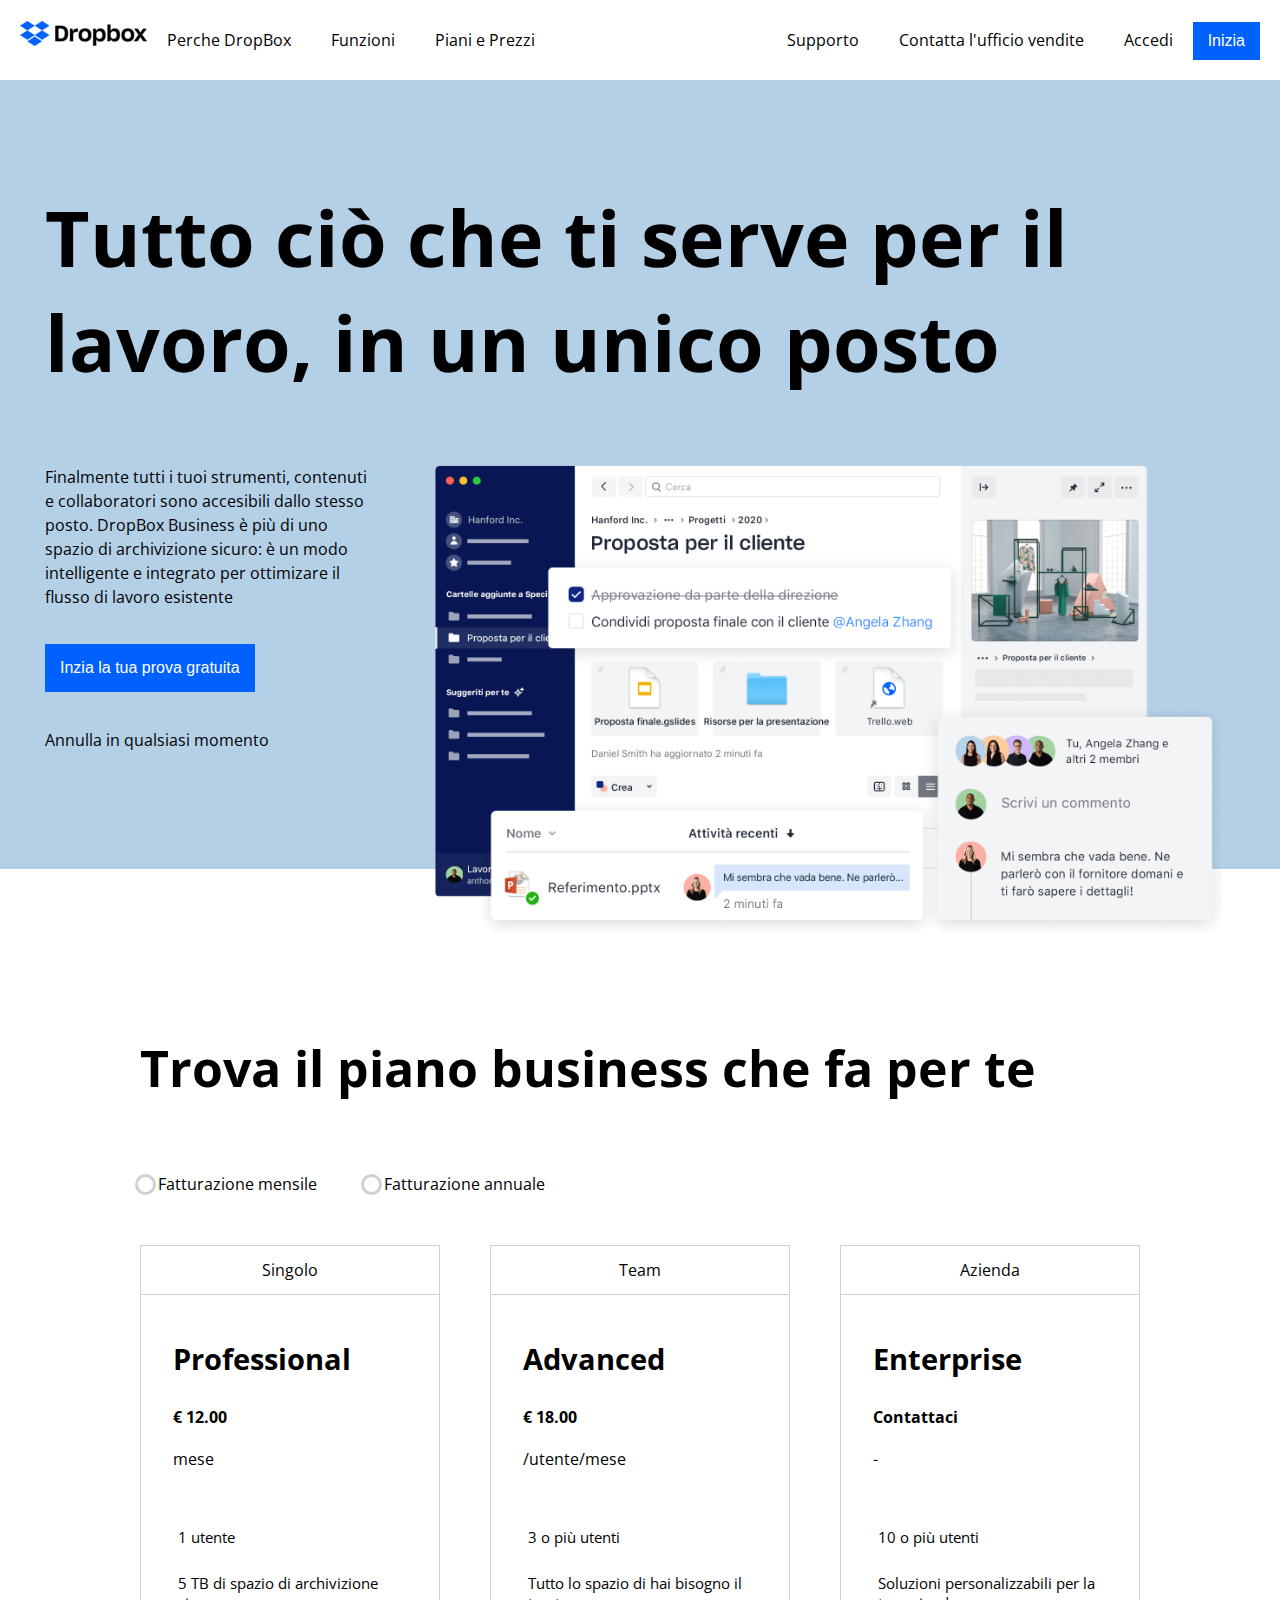
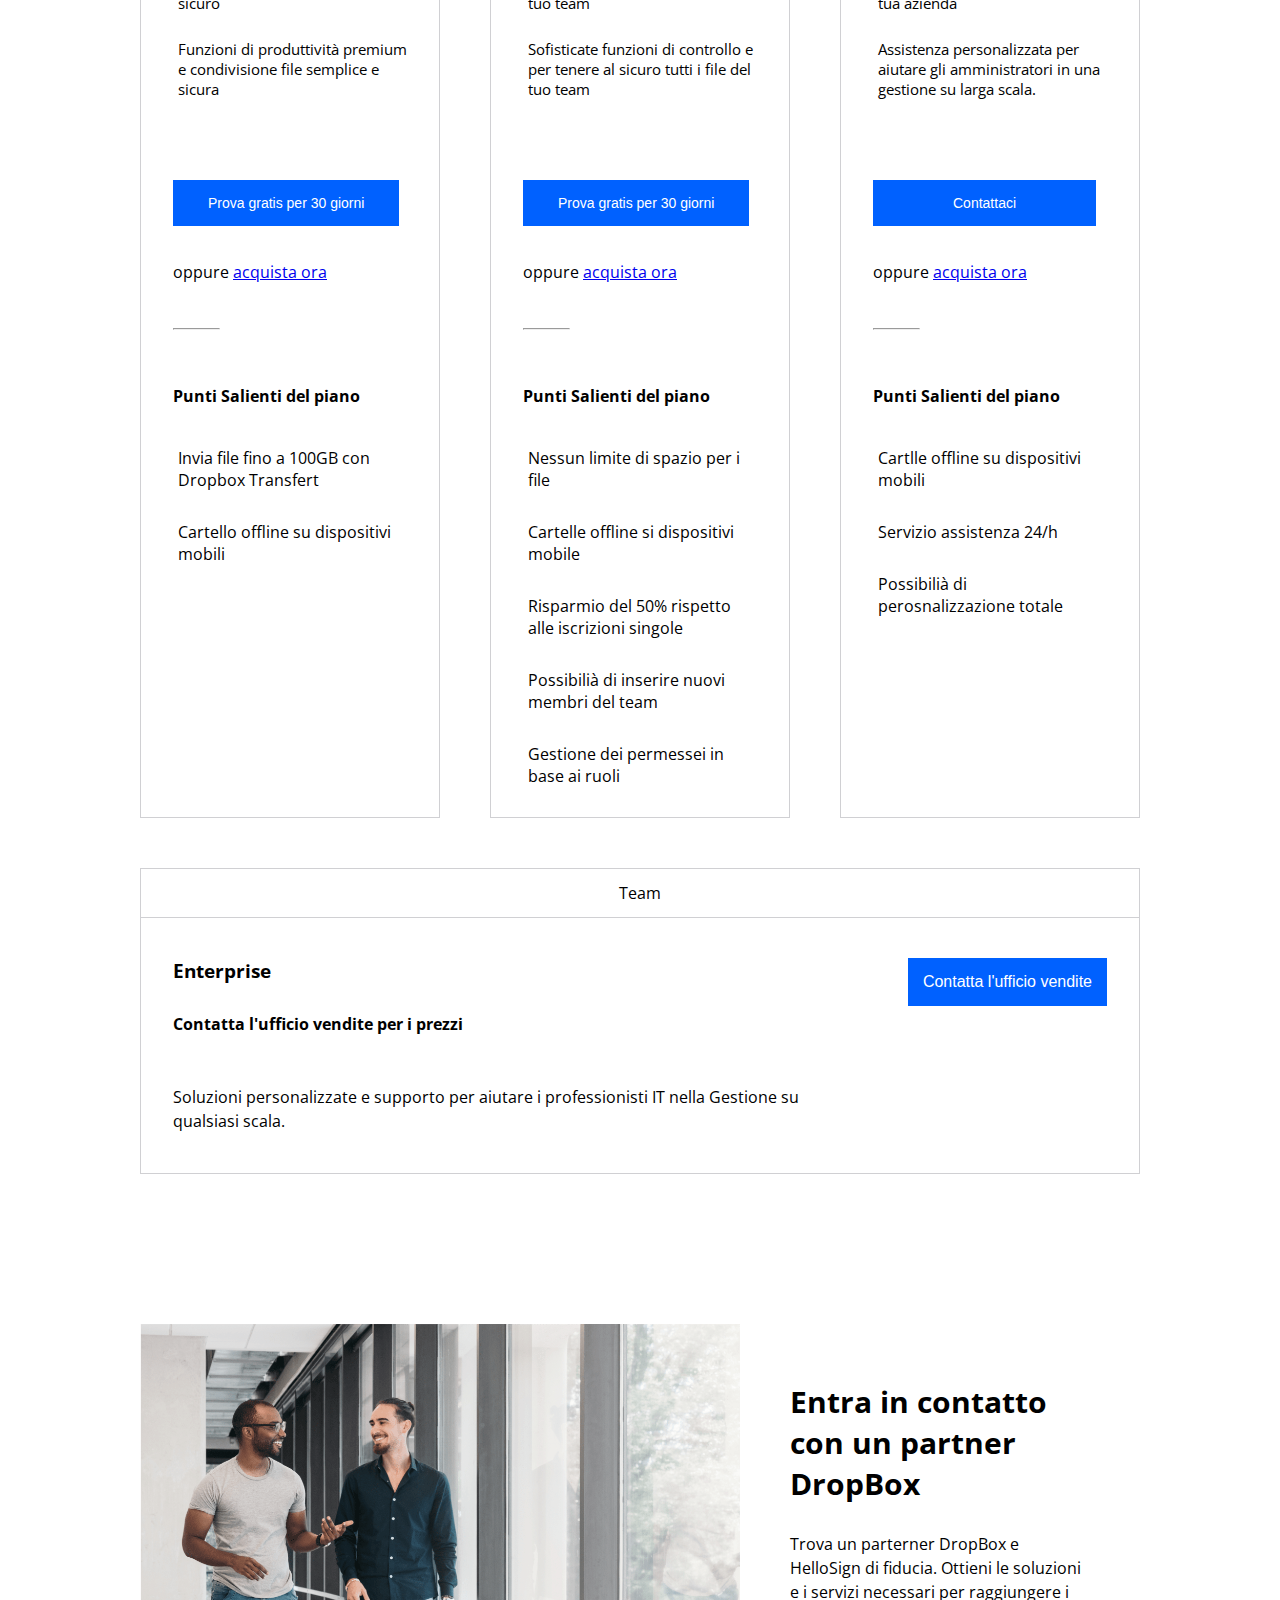
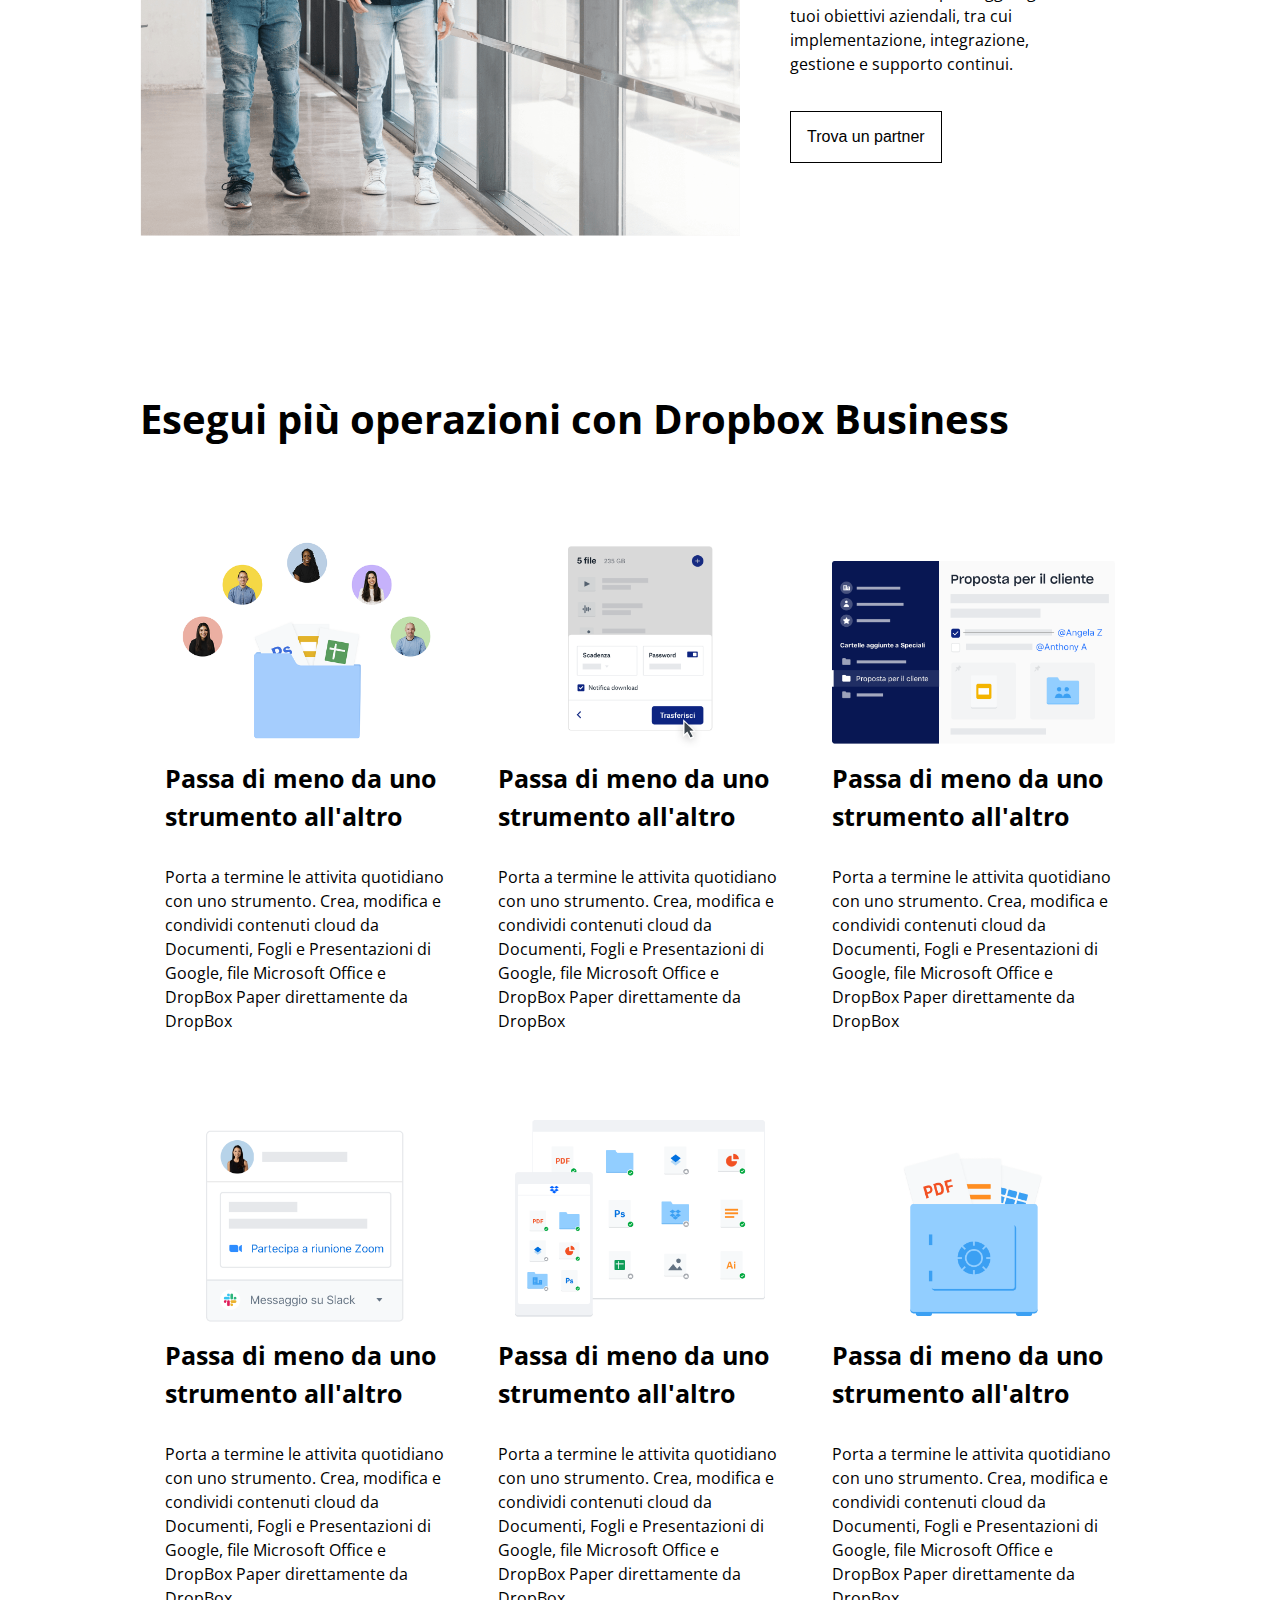
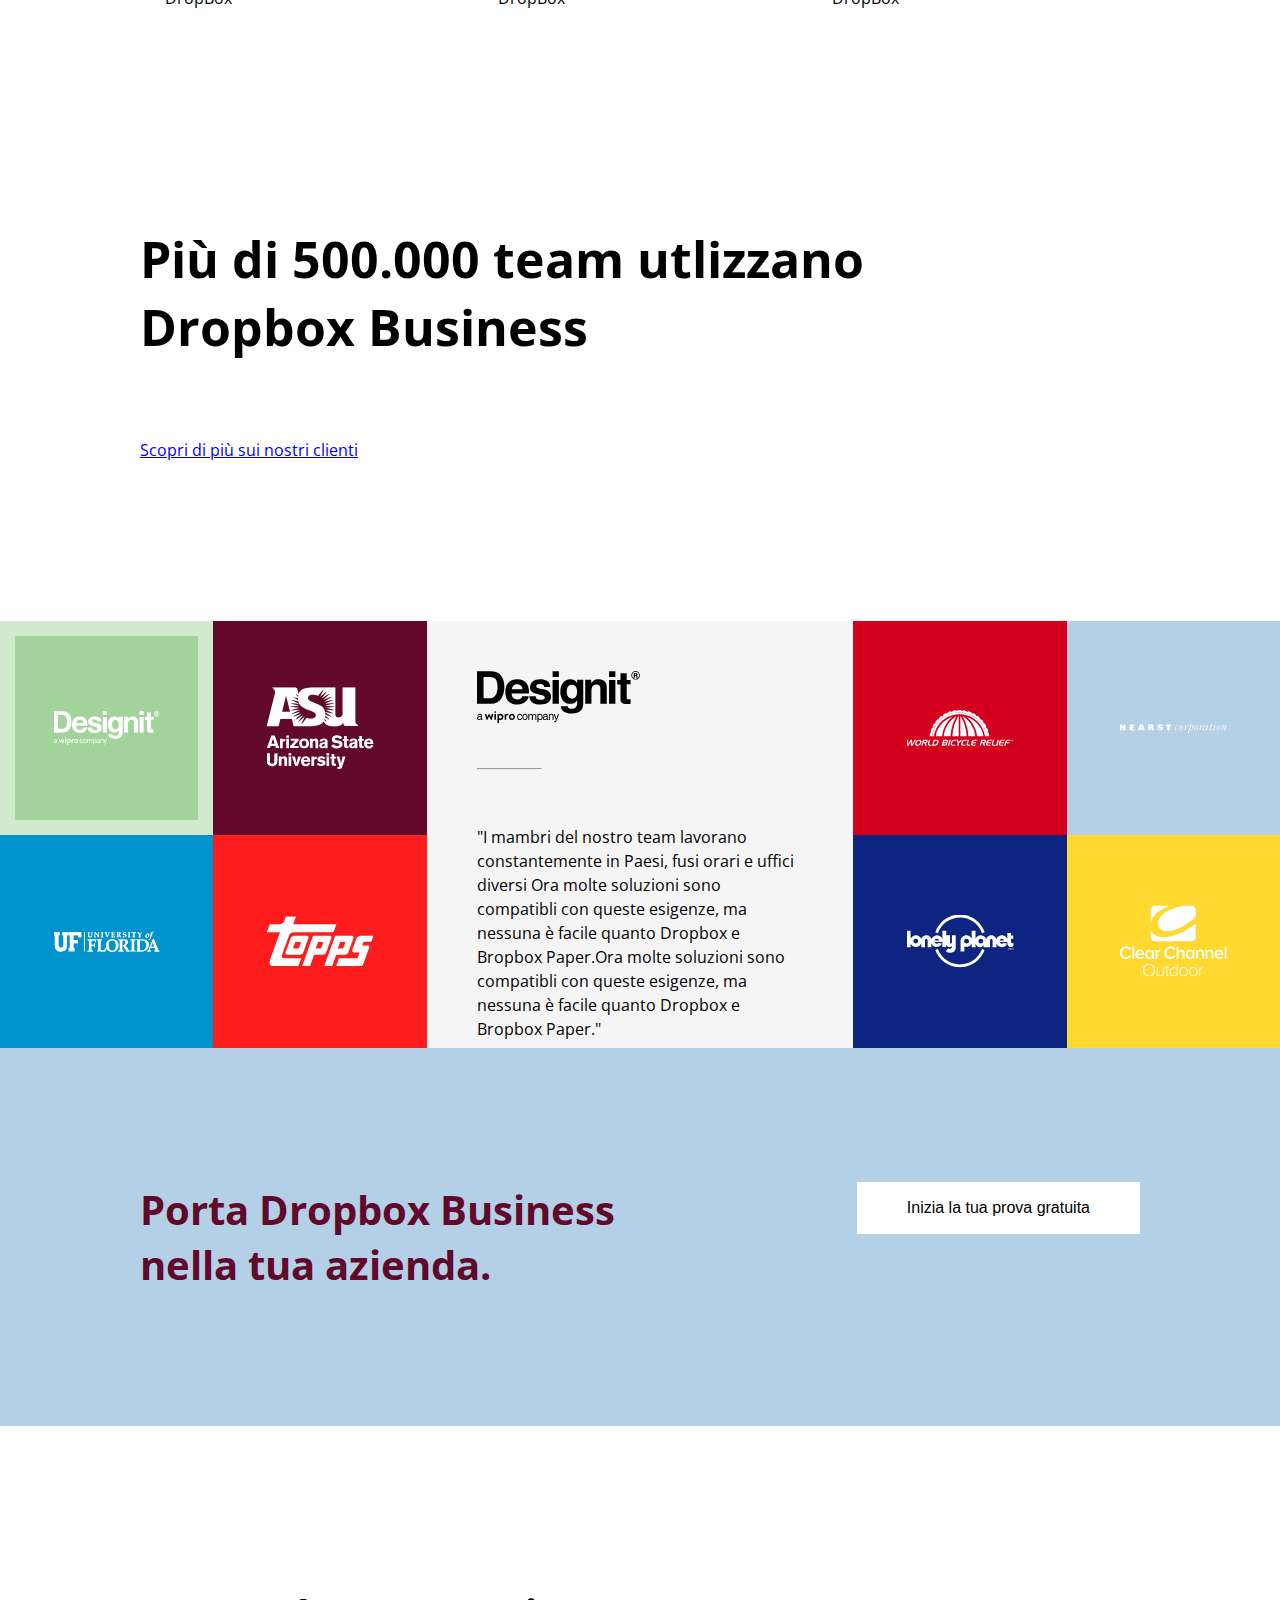
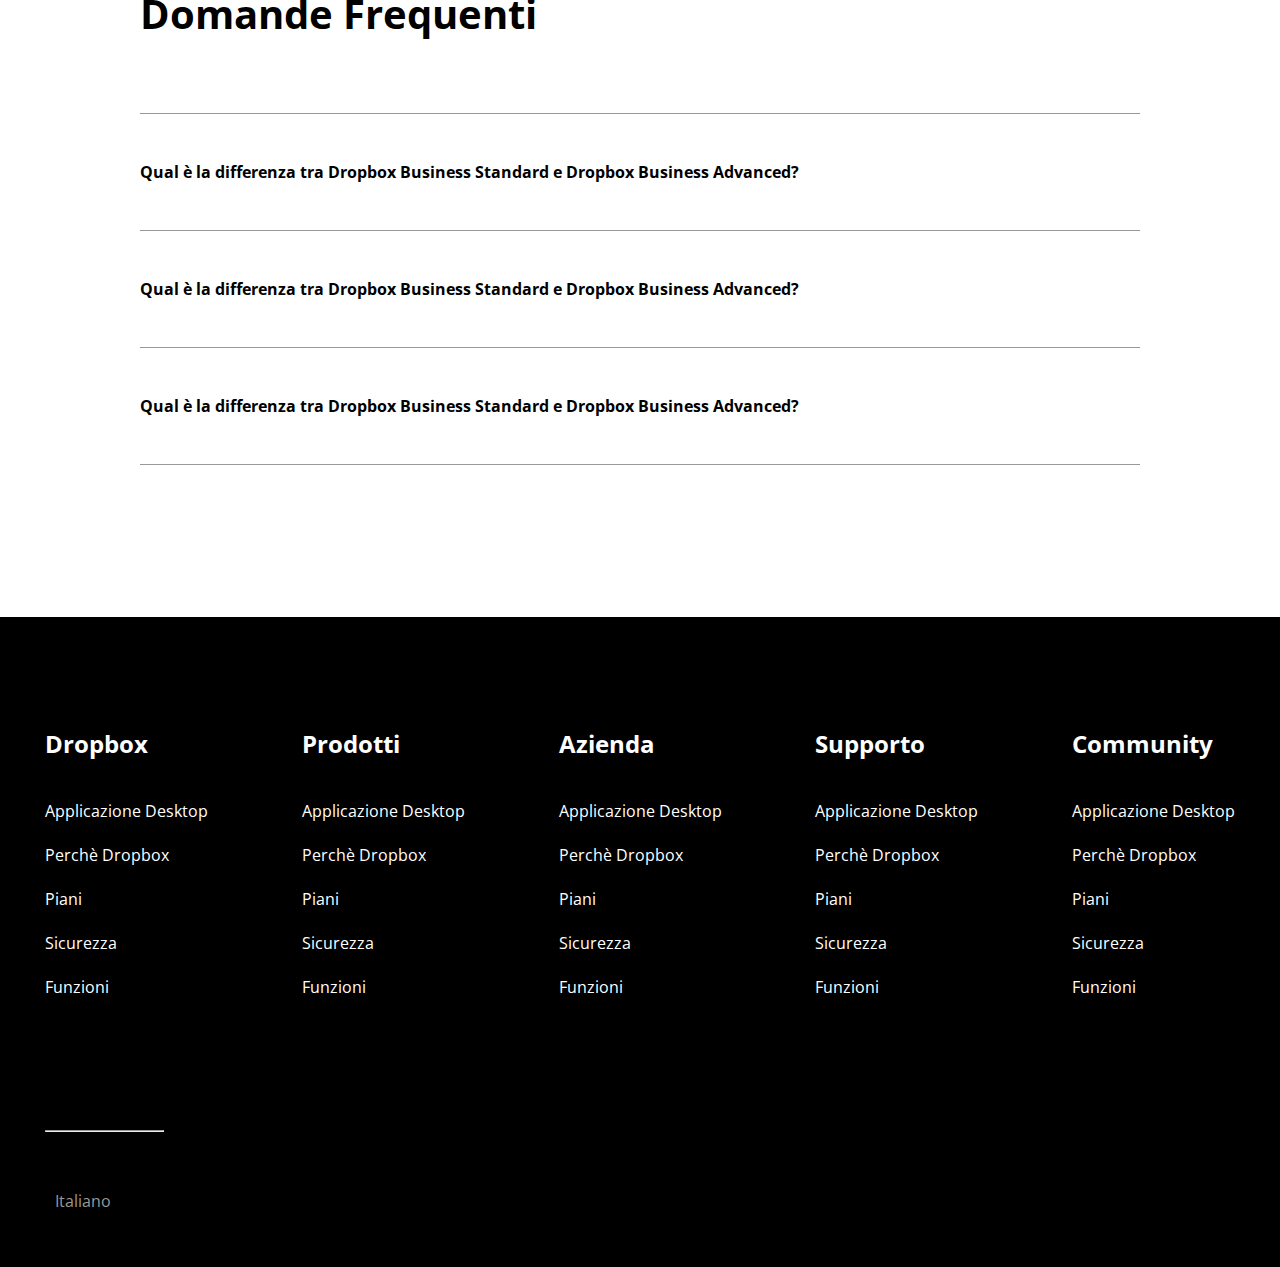
<file: index.html>
<!DOCTYPE html>
<html lang="en">
<head>
    <meta charset="UTF-8">
    <meta http-equiv="X-UA-Compatible" content="IE=edge">
    <meta name="viewport" content="width=device-width, initial-scale=1.0">
    <!-- Google Font -->
    <!-- Raleway -->
    <link rel="preconnect" href="https://fonts.googleapis.com">
    <link rel="preconnect" href="https://fonts.gstatic.com" crossorigin>
    <link href="https://fonts.googleapis.com/css2?family=Raleway:wght@400;700&display=swap" rel="stylesheet">
    <!-- /Raleway -->
    <!-- Open Sans -->
    <link rel="preconnect" href="https://fonts.googleapis.com">
    <link rel="preconnect" href="https://fonts.gstatic.com" crossorigin>
    <link href="https://fonts.googleapis.com/css2?family=Open+Sans:wght@400;700&display=swap" rel="stylesheet">
    <!-- /Open Sans -->
    <!-- /Google Font -->
    <!-- Font awesome -->
    <link rel="stylesheet" href="https://cdnjs.cloudflare.com/ajax/libs/font-awesome/6.2.1/css/all.min.css"
        integrity="sha512-MV7K8+y+gLIBoVD59lQIYicR65iaqukzvf/nwasF0nqhPay5w/9lJmVM2hMDcnK1OnMGCdVK+iQrJ7lzPJQd1w=="
        crossorigin="anonymous" referrerpolicy="no-referrer" />
    <!-- Font Awesome -->
    <link rel="stylesheet" href="css/style.css">
    <title>DropBox</title>
</head>
<body>
    <!-- Header -->
    <header class="row-flex">
        <!-- lista di link -->
        <ul class="row-flex">
            <li><img src="img/logo-small.png" alt="DropBox"></li>
            <li class="border"><a href="why.html">Perche DropBox</a></li>
            <li class="border"><a href="">Funzioni</a> </li>
            <li class="border"><a href="piani.html">Piani e Prezzi</a></li>
        </ul>
        <!-- /lista di link -->
        <!-- lista di link -->
        <ul class="row-flex">
            <li class="border"><a href="">Supporto</a> </li>
            <li class="border"><a href="">Contatta l'ufficio vendite</a> </li>
            <li class="border"><a href="">Accedi</a></li>
            <li><button class="btn btn-prime">Inizia</button></li>
        </ul>
        <!-- /lista di link -->
    </header>
    <!-- /Header -->
    <!-- Main -->
    <main>
        <!-- Jumbotron -->
        <section class="jumbotron">
            <!-- Container grande centrato -->
            <div class="big-container">
                <h1>Tutto ciò che ti serve per il lavoro, in un unico posto</h1>
                <!-- container flex -->
                <div class="row-flex">
                    <!-- box piccolo con testo, bottone e freccia -->
                    <div class="small-box">
                        <p class="text">Finalmente tutti i tuoi strumenti, contenuti e collaboratori sono accesibili
                            dallo stesso posto.
                            DropBox Business è più di uno spazio di archivizione sicuro: è un modo intelligente
                            e integrato per ottimizare il flusso di lavoro esistente
                        </p>
                        <button class="btn btn-prime">Inzia la tua prova gratuita</button>
                        <div>Annulla in qualsiasi momento</div>
                        <i class="fa-solid fa-arrow-down" id="down-arrow"></i>
                    </div>
                    <!-- /box piccolo con testo, bottone e freccia -->
                    <!-- box grande con immagine -->
                    <div class="big-box">
                        <img src="img/jumbo.png" alt="jumbo-img">
                    </div>
                    <!-- /box grande con immagine -->
                </div>
                <!-- /container flex -->
            </div>
            <!-- /Container grande centrato -->
        </section>
        <!-- /Jumbotron -->
        <!-- Sezione 1 -->
        <section class="small-container section-1">
            <h2>Trova il piano business che fa per te</h2>
            <!-- Pulsanti scelta abbonamento -->
            <div class="mese">
                <input type="radio" name="costo">Fatturazione mensile
            </div>
            <div class="anno">
              <input type="radio" name="costo">Fatturazione annuale   
            </div>
            <!-- /Pulsanti scelta abbonamento -->
            <!-- container abbonamento -->
            <div class="row-flex abbonamento">
                <!-- box tipo di abbonamento -->
                <div class="box-30">
                    <div class="profilo">
                        <i class="fa-solid fa-user"></i>
                        <span>Singolo</span>
                    </div>
                    <div class="info">
                        <ul class="costo">
                            <li>
                                <h3>Professional</h3>
                            </li>
                            <li class="prezzo">€ 12.00</li>
                            <li>mese</li>
                        </ul>
                        <ul class="info-text">
                            <li>
                                <i class="fa-solid fa-user"></i>
                                <span>1 utente</span>
                            </li>
                            <li class="row-flex">
                                <i class="fa-solid fa-folder"></i>
                                <span>5 TB di spazio di archivizione sicuro</span>
                            </li>
                            <li class="row-flex">
                                <i class="fa-solid fa-share-nodes"></i>
                                <span>Funzioni di produttività premium e condivisione file semplice
                                    e sicura</span>
                            </li>
                        </ul>
                            <div class="btn-buy">
                                <button class="btn btn-prime">Prova gratis per 30 giorni</button>
                                <div>oppure <a href="#">acquista ora</a></div>
                            </div>
                            <hr>
                        <ul class="highlights">
                            <li><h4>Punti Salienti del piano</h4></li>
                            <li class="row-flex">
                                <i class="fa-solid fa-check"></i>
                                <span>Invia file fino a 100GB con Dropbox Transfert</span>
                            </li>
                            <li class="row-flex">
                                <i class="fa-solid fa-check"></i>
                                <span>Cartello offline su dispositivi mobili</span> 
                            </li>
                        </ul>
                    </div>
                </div>
                <!-- /box tipo abbonamento -->
                <!-- box tipo abbonamento -->
                <div class="box-30">
                    <div class="profilo">
                        <i class="fa-solid fa-users"></i>
                        <span>Team</span>
                    </div>
                    <div class="info">
                        <ul class="costo">
                            <li>
                                <h3>Advanced</h3>
                            </li>
                            <li class="prezzo">€ 18.00</li>
                            <li>/utente/mese</li>
                        </ul>
                        <ul class="info-text">
                            <li>
                                <i class="fa-solid fa-user"></i>
                                <span>3 o più utenti</span>
                            </li>
                            <li class="row-flex">
                                <i class="fa-solid fa-folder"></i>
                                <span>Tutto lo spazio di hai bisogno il tuo team</span>
                            </li>
                            <li class="row-flex">
                                <i class="fa-solid fa-share-nodes"></i>
                                <span>Sofisticate funzioni di controllo e per tenere al sicuro tutti 
                                    i file del tuo team
                                </span>
                            </li>
                        </ul>
                        <div class="btn-buy">
                            <button class="btn btn-prime">Prova gratis per 30 giorni</button>
                            <div>oppure <a href="#">acquista ora</a></div>
                        </div>
                        <hr>
                        <ul class="highlights">
                            <li>
                                <h4>Punti Salienti del piano</h4>
                            </li>
                            <li class="row-flex">
                                <i class="fa-solid fa-check"></i>
                                <span>Nessun limite di spazio per i file</span>
                            </li>
                            <li class="row-flex">
                                <i class="fa-solid fa-check"></i>
                                <span>Cartelle offline si dispositivi mobile</span>
                            </li>
                            <li class="row-flex">
                                <i class="fa-solid fa-check"></i>
                                <span>Risparmio del 50% rispetto alle iscrizioni singole</span>
                            </li>
                            <li class="row-flex">
                                <i class="fa-solid fa-check"></i>
                                <span>Possibilià di inserire nuovi membri del team</span>
                            </li>
                            <li class="row-flex">
                                <i class="fa-solid fa-check"></i>
                                <span>Gestione dei permessei in base ai ruoli</span>
                            </li>
                        </ul>
                    </div>
                </div>
                <!-- /box tipo abbonamento -->
                <!-- box tipo abbonamento -->
                <div class="box-30">
                    <div class="profilo">
                    <i class="fa-solid fa-building"></i>
                        <span>Azienda</span>
                    </div>
                    <div class="info">
                        <ul class="costo">
                            <li>
                                <h3>Enterprise</h3>
                            </li>
                            <li class="prezzo">Contattaci</li>
                            <li>-</li>
                        </ul>
                        <ul class="info-text">
                            <li class="row-flex">
                                <i class="fa-solid fa-user"></i>
                                <span>10 o più utenti</span>
                            </li>
                            <li class="row-flex">
                                <i class="fa-solid fa-folder"></i>
                                <span>Soluzioni personalizzabili per la tua azienda</span>
                            </li>
                            <li class="row-flex">
                                <i class="fa-solid fa-share-nodes"></i>
                                <span>Assistenza personalizzata per aiutare gli amministratori in una
                                    gestione su larga scala.
                                </span>
                            </li>
                        </ul>
                        <div class="btn-buy">
                            <button class="btn btn-prime contact">Contattaci</button>
                            <div>oppure <a href="#">acquista ora</a></div>  
                        </div>
                        <hr>
                        <ul class="highlights">
                            <li>
                                <h4>Punti Salienti del piano</h4>
                            </li>
                            <li class="row-flex">
                                <i class="fa-solid fa-check"></i>
                                <span>Cartlle offline su dispositivi mobili</span>
                            </li>
                            <li class="row-flex">
                                <i class="fa-solid fa-check"></i>
                                <span>Servizio assistenza 24/h</span>
                            </li>
                            <li class="row-flex">
                                <i class="fa-solid fa-check"></i>
                                <span>Possibilià di perosnalizzazione totale</span>
                            </li>
                        </ul>
                    </div>
                </div>
            </div>
            <!-- /box tipo abbonamento -->
            <!-- container abbonamento orizzontale -->
            <div class="box-col">
                <div class="profilo">
                    <i class="fa-solid fa-building"></i>
                    <span>Team</span>
                </div>
                <div class="info">
                    <div class="row-flex">
                        <div class="box-info-left">
                            <h3>Enterprise</h3>
                            <div class="prezzo">Contatta l'ufficio vendite per i prezzi</div> 
                            <p>
                                Soluzioni personalizzate e supporto per aiutare i professionisti IT nella Gestione
                                su qualsiasi scala. 
                            </p>   
                        </div>
                        <div class="box-info-right">
                            <button class="btn btn-prime">Contatta l'ufficio vendite</button>
                        </div>
                    </div>   
                </div>     
            </div>
            <!-- /container abbonamento orizzontale-->
        </section>
        <!-- /sezione 1 -->
        <!-- sezione 2 -->
        <section class="section-2">
            <div class="small-container">
                <div class="row-flex">
                    <!-- box grande con immagine -->
                    <div class="big-box">
                        <img src="img/partner.png" alt="partner">
                    </div>
                    <!-- /box grande con immagine -->
                    <!-- box piccolo con paragrafo -->
                    <div class="small-box">
                        <h3>Entra in contatto con un partner DropBox</h3>
                        <p>Trova un parterner DropBox e HelloSign di fiducia. Ottieni le soluzioni e i 
                            servizi necessari per raggiungere i tuoi obiettivi aziendali, tra cui implementazione,
                            integrazione, gestione e supporto continui.
                        </p>
                        <button class="btn btn-secondary">Trova un partner</button>
                    </div>  
                    <!-- /box piccolo con paragrafo   -->
                </div>
            </div>
        </section>
        <!-- /sezione 2 -->
        <!-- sezione 3 -->
        <section class="section-3">
            <!-- container piccolo -->
            <div class="small-container">
                <h2>Esegui più operazioni con Dropbox Business</h2>
                <!-- riga immagini testo 1 -->
                <div class="row-flex">
                    <div class="box-30">
                        <img src="img/business-feature-switching-tools.png" alt="switch tools">
                        <h3>Passa di meno da uno strumento all'altro</h3>
                        <p> Porta a termine le attivita quotidiano con uno strumento. Crea, modifica e 
                            condividi contenuti cloud da Documenti, Fogli e Presentazioni di Google, file 
                            Microsoft Office e DropBox Paper direttamente da DropBox
                        </p>
                    </div>
                    <div class="box-30">
                        <img src="img/business-feature-send-files-it.png" alt="send file">
                        <h3>Passa di meno da uno strumento all'altro</h3>
                        <p> Porta a termine le attivita quotidiano con uno strumento. Crea, modifica e
                            condividi contenuti cloud da Documenti, Fogli e Presentazioni di Google, file
                            Microsoft Office e DropBox Paper direttamente da DropBox
                        </p>
                    </div>
                    <div class="box-30">
                        <img src="img/business-feature-coordinate-it.png" alt=" coordinate">
                        <h3>Passa di meno da uno strumento all'altro</h3>
                        <p> Porta a termine le attivita quotidiano con uno strumento. Crea, modifica e
                            condividi contenuti cloud da Documenti, Fogli e Presentazioni di Google, file
                            Microsoft Office e DropBox Paper direttamente da DropBox
                        </p>
                    </div>
                </div>
                <!-- /riga immagini testo 1 -->
                <!-- riga immagini testo 2 -->
                <div class="row-flex">
                    <div>
                        <img src="img/business-feature-integrations-it.png" alt="switch tools">
                        <h3>Passa di meno da uno strumento all'altro</h3>
                        <p> Porta a termine le attivita quotidiano con uno strumento. Crea, modifica e
                            condividi contenuti cloud da Documenti, Fogli e Presentazioni di Google, file
                            Microsoft Office e DropBox Paper direttamente da DropBox
                        </p>
                    </div>
                    <div>
                        <img src="img/business-feature-multi-device.png" alt="switch tools">
                        <h3>Passa di meno da uno strumento all'altro</h3>
                        <p> Porta a termine le attivita quotidiano con uno strumento. Crea, modifica e
                            condividi contenuti cloud da Documenti, Fogli e Presentazioni di Google, file
                            Microsoft Office e DropBox Paper direttamente da DropBox
                        </p>
                    </div>
                    <div>
                        <img src="img/business-feature-security.png" alt="switch tools">
                        <h3>Passa di meno da uno strumento all'altro</h3>
                        <p> Porta a termine le attivita quotidiano con uno strumento. Crea, modifica e
                            condividi contenuti cloud da Documenti, Fogli e Presentazioni di Google, file
                            Microsoft Office e DropBox Paper direttamente da DropBox
                        </p>
                    </div>
                </div>
                <!-- /riga immagini testo 2 -->
            </div>
            <!-- /container piccolo -->
        </section>
        <!-- /sezione 3 -->
        <!-- sezione 4 -->
        <section id="section-4" class="small-container">
            <div class="mini-box">
              <h2>Più di 500.000 team utlizzano Dropbox Business</h2>  
              <a href="#">Scopri di più sui nostri clienti</a>
            </div>
        </section>
        <!-- /sezione 4 -->
        <!-- sezione 5 -->
        <section id="section-5">
            <!-- container partner 3 colonne -->
            <div class="row-flex">
                <!-- colonna sinistra -->
                <div class="box-color-3 row-flex" id="left">
                    <div id="color-1" class="box-color">
                        <div id="color-2">
                            <img src="img/designit.svg" alt="designit company">
                        </div>
                    </div>
                    <div id="color-3" class="box-color">
                        <img src="img/arizona_state_university.svg" alt="arizona state university">
                    </div>  
                    <div id="color-4" class="box-color">
                        <img src="img/university_of_florida.svg" alt="university of florida">
                    </div>
                    <div id="color-5" class="box-color">
                        <img src="img/topps.svg" alt="topps">
                    </div>
                </div>
                <!-- /colonna sinistra -->
                <!-- colonna centrale -->
                <div class="box-color-3 center">
                    <img src="img/designit-black.svg" alt="designit company">
                    <hr>
                    <p>
                        "I mambri del nostro team lavorano constantemente in Paesi, fusi orari e uffici diversi
                        Ora molte soluzioni sono compatibli con queste esigenze, ma nessuna è facile quanto Dropbox
                        e Bropbox Paper.Ora molte soluzioni sono compatibli con queste esigenze, ma nessuna è facile quanto Dropbox
                        e Bropbox Paper."
                    </p>
                    <div>Morten Thomsen, Global IT Lead</div>
                </div>
                <!-- /colonna centrale -->
                <!-- colonna destra -->
                <div class="box-color-3 row-flex" id="right">
                    <div id="color-6" class="box-color">
                        <img src="img/world_bicycle_relief.svg" alt="">
                    </div>
                    <div id="color-7" class="box-color">
                        <img src="img/hearst_corp.svg" alt="">
                    </div>
                    <div id="color-8" class="box-color">
                        <img src="img/lonely_planet.svg" alt="">
                    </div>
                    <div id="color-9" class="box-color">
                        <img src="img/clear_channel.svg" alt="">
                    </div>
                </div>
                <!-- /colonna destra -->
            </div>
            <!-- /container partner 3 colonne -->
            <!-- container orizzontale con sfondo -->
            <div class="orizzontale">
                <div class="small-container row-flex">
                    <div class="big-box">
                        <h2>Porta Dropbox Business nella tua azienda.</h2>
                    </div>
                    <div class="small-box">
                        <button class="btn btn-prime">Inizia la tua prova gratuita</button>
                    </div>
                </div>
            </div>
            <!-- /container orizzontale con sfondo -->
        </section>
        <!-- /sezione 5 -->
        <!-- sezione 6 -->
        <section id="section-6">
            <div class="small-container">
                <h4>Domande Frequenti</h4>
                <div class="question">
                    <span>Qual è la differenza tra Dropbox Business Standard e Dropbox Business Advanced?</span> 
                    <i class="fa-solid fa-chevron-down"></i>
                    <div class="answers">Lorem ipsum dolor sit amet consectetur adipisicing elit. Nulla, quaerat ut hic, eligendi quibusdam voluptatum, repudiandae accusantium dignissimos quidem illum similique? Pariatur eius perferendis quo expedita consequuntur quia sunt ipsa?</div>
                </div>
                <div class="question">
                    <span>Qual è la differenza tra Dropbox Business Standard e Dropbox Business Advanced?</span>
                    <i class="fa-solid fa-chevron-down"></i>
                    <div class="answers">Lorem ipsum dolor sit amet consectetur adipisicing elit. Recusandae esse ipsam molestiae voluptate, iste iure incidunt! Laborum molestiae hic, fugit ratione commodi optio dolorem minus fugiat dicta fuga autem eaque.</div>
                </div>
                <div class="question">
                    <span>Qual è la differenza tra Dropbox Business Standard e Dropbox Business Advanced?</span>
                    <i class="fa-solid fa-chevron-down"></i>
                    <div class="answers">Lorem, ipsum dolor sit amet consectetur adipisicing elit. Harum earum aut illo officia quas officiis cupiditate, velit consequuntur magnam voluptates quasi! Quos saepe quae sunt unde vel dolore fugiat inventore?</div>
                </div>
                
            </div>
        </section>
        <!-- /sezione 6 -->
    </main>
    <!-- /main -->
    <!-- footer -->
    <footer>
        <div class="big-container">
            <!-- link utili -->
            <ul class="row-flex">
                <li>
                    <h4>Dropbox</h4>
                    <ul>
                        <li><a href="#">Applicazione Desktop</a></li>
                        <li><a href="why.html">Perchè Dropbox</a></li>
                        <li><a href="piani.html">Piani</a></li>
                        <li><a href="#">Sicurezza</a></li>
                        <li><a href="#">Funzioni</a></li>
                    </ul>
                </li>
                <li>
                    <h4>Prodotti</h4>
                    <ul>
                        <li><a href="#">Applicazione Desktop</a></li>
                        <li><a href="why.html">Perchè Dropbox</a></li>
                        <li><a href="piani.html">Piani</a></li>
                        <li><a href="#">Sicurezza</a></li>
                        <li><a href="#">Funzioni</a></li>
                    </ul>
                </li>
                <li>
                    <h4>Azienda</h4>
                    <ul>
                        <li><a href="#">Applicazione Desktop</a></li>
                        <li><a href="why.html">Perchè Dropbox</a></li>
                        <li><a href="piani.html">Piani</a></li>
                        <li><a href="#">Sicurezza</a></li>
                        <li><a href="#">Funzioni</a></li>
                    </ul>
                </li>
                <li>
                    <h4>Supporto</h4>
                    <ul>
                        <li><a href="#">Applicazione Desktop</a></li>
                        <li><a href="why.html">Perchè Dropbox</a></li>
                        <li><a href="piani.html">Piani</a></li>
                        <li><a href="#">Sicurezza</a></li>
                        <li><a href="#">Funzioni</a></li>
                    </ul>
                </li>
                <li>
                    <h4>Community</h4>
                    <ul>
                        <li><a href="#">Applicazione Desktop</a></li>
                        <li><a href="why.html">Perchè Dropbox</a></li>
                        <li><a href="piani.html">Piani</a></li>
                        <li><a href="#">Sicurezza</a></li>
                        <li><a href="#">Funzioni</a></li>
                    </ul>
                </li>
            </ul>
            <!-- /link utili -->
            <hr>
            <!-- selezione della lingua -->
            <div class="language">
                <i class="fa-solid fa-globe"></i>
                <span>Italiano</span>
                <i class="fa-solid fa-chevron-up"></i>
            </div>
            <!-- /selezione della lingua -->
        </div>
    </footer>
    <!-- /footer -->
</body>
</html>
</file>
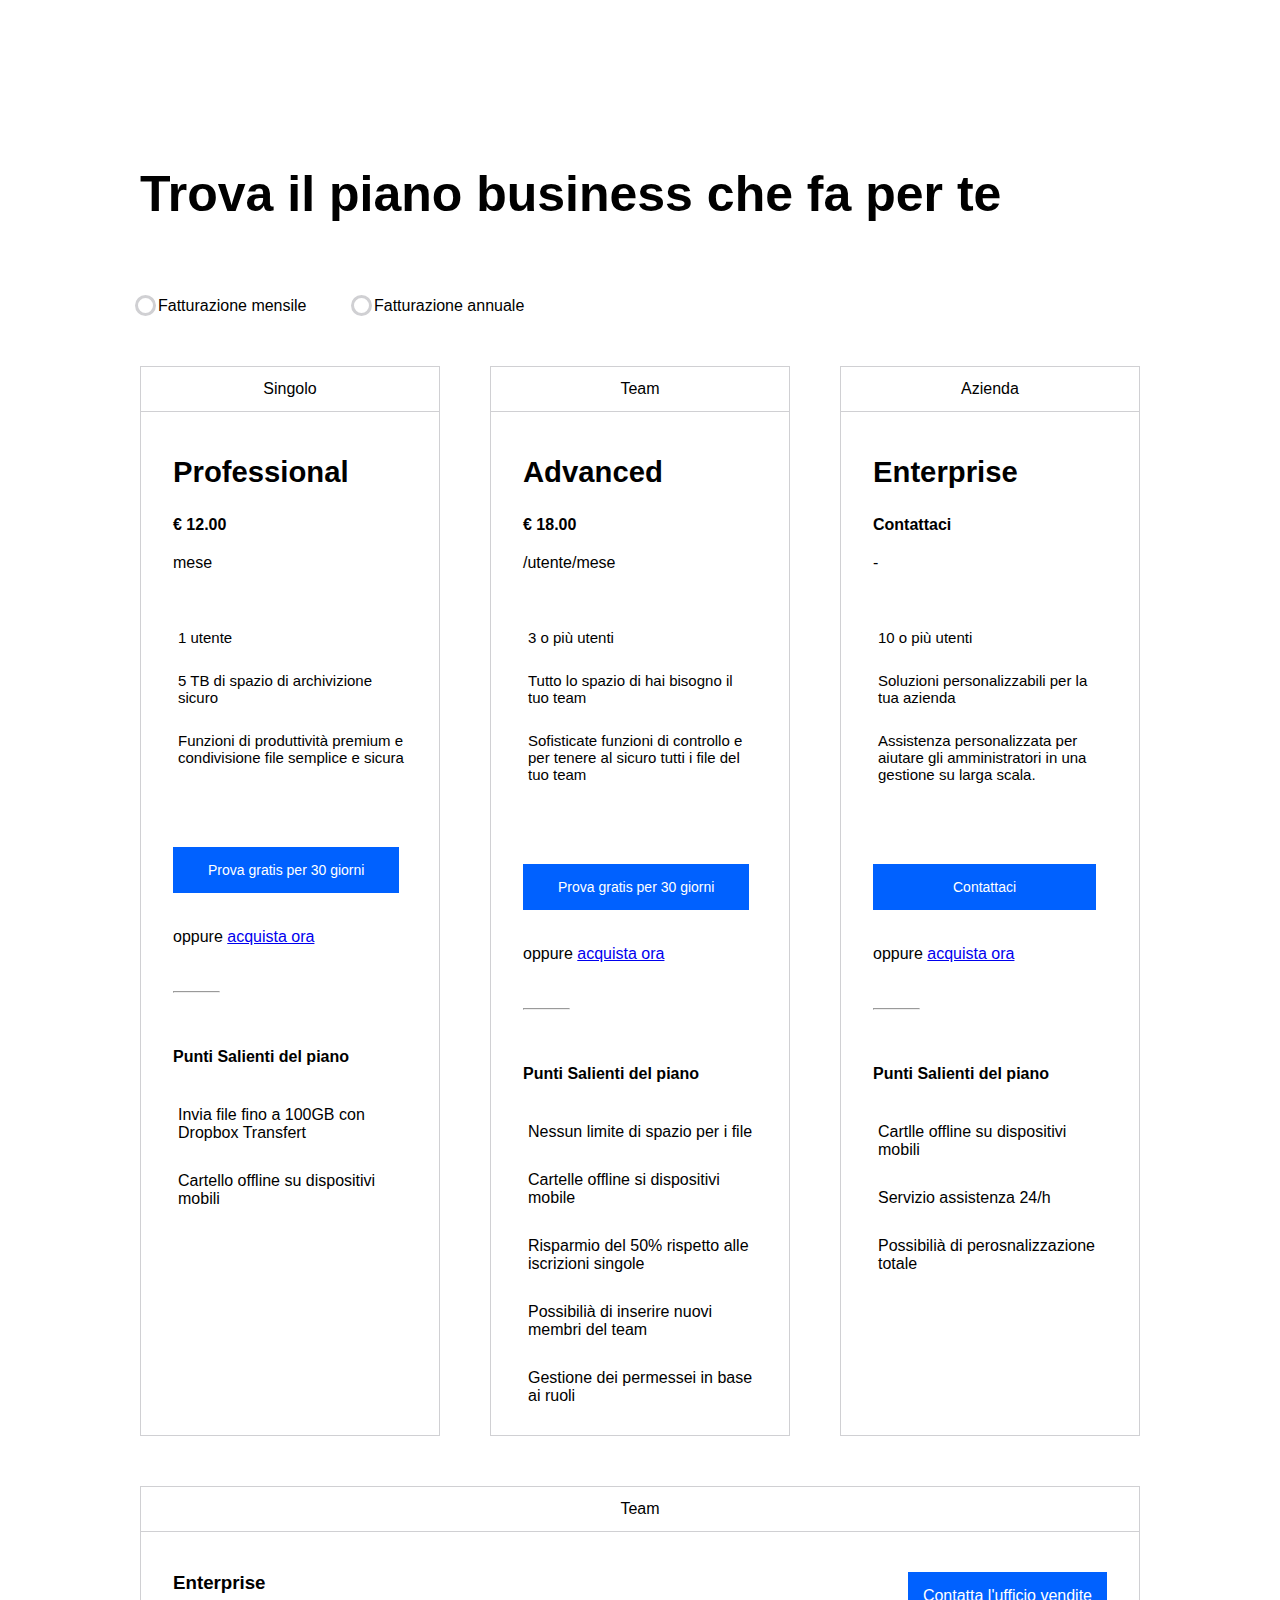
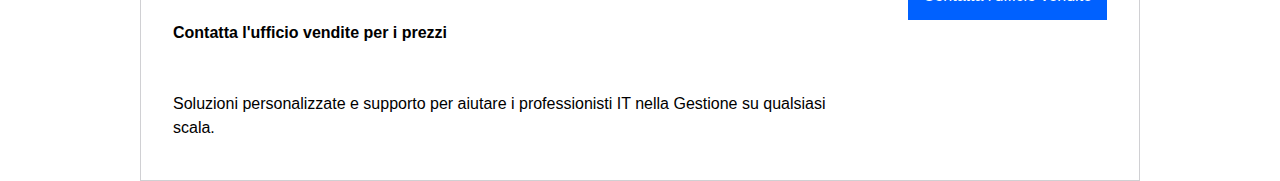
<file: piani.html>
<!DOCTYPE html>
<html lang="en">
<head>
    <meta charset="UTF-8">
    <meta http-equiv="X-UA-Compatible" content="IE=edge">
    <meta name="viewport" content="width=device-width, initial-scale=1.0">
    <!-- Google Font -->
    <link rel="preconnect" href="https://fonts.googleapis.com">
    <link rel="preconnect" href="https://fonts.gstatic.com" crossorigin>
    <link href="https://fonts.googleapis.com/css2?family=Raleway:wght@400;700&display=swap" rel="stylesheet">
    <!-- /Google Font -->
    <!-- Font awesome -->
    <link rel="stylesheet" href="https://cdnjs.cloudflare.com/ajax/libs/font-awesome/6.2.1/css/all.min.css"
        integrity="sha512-MV7K8+y+gLIBoVD59lQIYicR65iaqukzvf/nwasF0nqhPay5w/9lJmVM2hMDcnK1OnMGCdVK+iQrJ7lzPJQd1w=="
        crossorigin="anonymous" referrerpolicy="no-referrer" />
    <!-- Font Awesome -->
    <link rel="stylesheet" href="css/style.css">
    <title>Dropbox Plan</title>
</head>
<body>
        <!-- Sezione 1 -->
        <section class="small-container section-1">
            <h2>Trova il piano business che fa per te</h2>
            <!-- Pulsanti scelta abbonamento -->
            <div class="mese">
                <input type="radio" name="costo">Fatturazione mensile
            </div>
            <div class="anno">
                <input type="radio" name="costo">Fatturazione annuale
            </div>
            <!-- /Pulsanti scelta abbonamento -->
            <!-- container abbonamento -->
            <div class="row-flex abbonamento">
                <!-- box tipo di abbonamento -->
                <div class="box-30">
                    <div class="profilo">
                        <i class="fa-solid fa-user"></i>
                        <span>Singolo</span>
                    </div>
                    <div class="info">
                        <ul class="costo">
                            <li>
                                <h3>Professional</h3>
                            </li>
                            <li class="prezzo">€ 12.00</li>
                            <li>mese</li>
                        </ul>
                        <ul class="info-text">
                            <li>
                                <i class="fa-solid fa-user"></i>
                                <span>1 utente</span>
                            </li>
                            <li class="row-flex">
                                <i class="fa-solid fa-folder"></i>
                                <span>5 TB di spazio di archivizione sicuro</span>
                            </li>
                            <li class="row-flex">
                                <i class="fa-solid fa-share-nodes"></i>
                                <span>Funzioni di produttività premium e condivisione file semplice
                                    e sicura</span>
                            </li>
                        </ul>
                        <div class="btn-buy">
                            <button class="btn btn-prime">Prova gratis per 30 giorni</button>
                            <div>oppure <a href="#">acquista ora</a></div>
                        </div>
                        <hr>
                        <ul class="highlights">
                            <li>
                                <h4>Punti Salienti del piano</h4>
                            </li>
                            <li class="row-flex">
                                <i class="fa-solid fa-check"></i>
                                <span>Invia file fino a 100GB con Dropbox Transfert</span>
                            </li>
                            <li class="row-flex">
                                <i class="fa-solid fa-check"></i>
                                <span>Cartello offline su dispositivi mobili</span>
                            </li>
                        </ul>
                    </div>
                </div>
                <!-- /box tipo abbonamento -->
                <!-- box tipo abbonamento -->
                <div class="box-30">
                    <div class="profilo">
                        <i class="fa-solid fa-users"></i>
                        <span>Team</span>
                    </div>
                    <div class="info">
                        <ul class="costo">
                            <li>
                                <h3>Advanced</h3>
                            </li>
                            <li class="prezzo">€ 18.00</li>
                            <li>/utente/mese</li>
                        </ul>
                        <ul class="info-text">
                            <li>
                                <i class="fa-solid fa-user"></i>
                                <span>3 o più utenti</span>
                            </li>
                            <li class="row-flex">
                                <i class="fa-solid fa-folder"></i>
                                <span>Tutto lo spazio di hai bisogno il tuo team</span>
                            </li>
                            <li class="row-flex">
                                <i class="fa-solid fa-share-nodes"></i>
                                <span>Sofisticate funzioni di controllo e per tenere al sicuro tutti
                                    i file del tuo team
                                </span>
                            </li>
                        </ul>
                        <div class="btn-buy">
                            <button class="btn btn-prime">Prova gratis per 30 giorni</button>
                            <div>oppure <a href="#">acquista ora</a></div>
                        </div>
                        <hr>
                        <ul class="highlights">
                            <li>
                                <h4>Punti Salienti del piano</h4>
                            </li>
                            <li class="row-flex">
                                <i class="fa-solid fa-check"></i>
                                <span>Nessun limite di spazio per i file</span>
                            </li>
                            <li class="row-flex">
                                <i class="fa-solid fa-check"></i>
                                <span>Cartelle offline si dispositivi mobile</span>
                            </li>
                            <li class="row-flex">
                                <i class="fa-solid fa-check"></i>
                                <span>Risparmio del 50% rispetto alle iscrizioni singole</span>
                            </li>
                            <li class="row-flex">
                                <i class="fa-solid fa-check"></i>
                                <span>Possibilià di inserire nuovi membri del team</span>
                            </li>
                            <li class="row-flex">
                                <i class="fa-solid fa-check"></i>
                                <span>Gestione dei permessei in base ai ruoli</span>
                            </li>
                        </ul>
                    </div>
                </div>
                <!-- /box tipo abbonamento -->
                <!-- box tipo abbonamento -->
                <div class="box-30">
                    <div class="profilo">
                        <i class="fa-solid fa-building"></i>
                        <span>Azienda</span>
                    </div>
                    <div class="info">
                        <ul class="costo">
                            <li>
                                <h3>Enterprise</h3>
                            </li>
                            <li class="prezzo">Contattaci</li>
                            <li>-</li>
                        </ul>
                        <ul class="info-text">
                            <li class="row-flex">
                                <i class="fa-solid fa-user"></i>
                                <span>10 o più utenti</span>
                            </li>
                            <li class="row-flex">
                                <i class="fa-solid fa-folder"></i>
                                <span>Soluzioni personalizzabili per la tua azienda</span>
                            </li>
                            <li class="row-flex">
                                <i class="fa-solid fa-share-nodes"></i>
                                <span>Assistenza personalizzata per aiutare gli amministratori in una
                                    gestione su larga scala.
                                </span>
                            </li>
                        </ul>
                        <div class="btn-buy">
                            <button class="btn btn-prime contact">Contattaci</button>
                            <div>oppure <a href="#">acquista ora</a></div>
                        </div>
                        <hr>
                        <ul class="highlights">
                            <li>
                                <h4>Punti Salienti del piano</h4>
                            </li>
                            <li class="row-flex">
                                <i class="fa-solid fa-check"></i>
                                <span>Cartlle offline su dispositivi mobili</span>
                            </li>
                            <li class="row-flex">
                                <i class="fa-solid fa-check"></i>
                                <span>Servizio assistenza 24/h</span>
                            </li>
                            <li class="row-flex">
                                <i class="fa-solid fa-check"></i>
                                <span>Possibilià di perosnalizzazione totale</span>
                            </li>
                        </ul>
                    </div>
                </div>
            </div>
            <!-- /box tipo abbonamento -->
            <!-- container abbonamento orizzontale -->
            <div class="box-col">
                <div class="profilo">
                    <i class="fa-solid fa-building"></i>
                    <span>Team</span>
                </div>
                <div class="info">
                    <div class="row-flex">
                        <div class="box-info-left">
                            <h3>Enterprise</h3>
                            <div class="prezzo">Contatta l'ufficio vendite per i prezzi</div>
                            <p>
                                Soluzioni personalizzate e supporto per aiutare i professionisti IT nella Gestione
                                su qualsiasi scala.
                            </p>
                        </div>
                        <div class="box-info-right">
                            <button class="btn btn-prime">Contatta l'ufficio vendite</button>
                        </div>
                    </div>
                </div>
            </div>
            <!-- /container abbonamento orizzontale-->
        </section>
        <!-- /sezione 1 -->
</body>
</html>
</file>
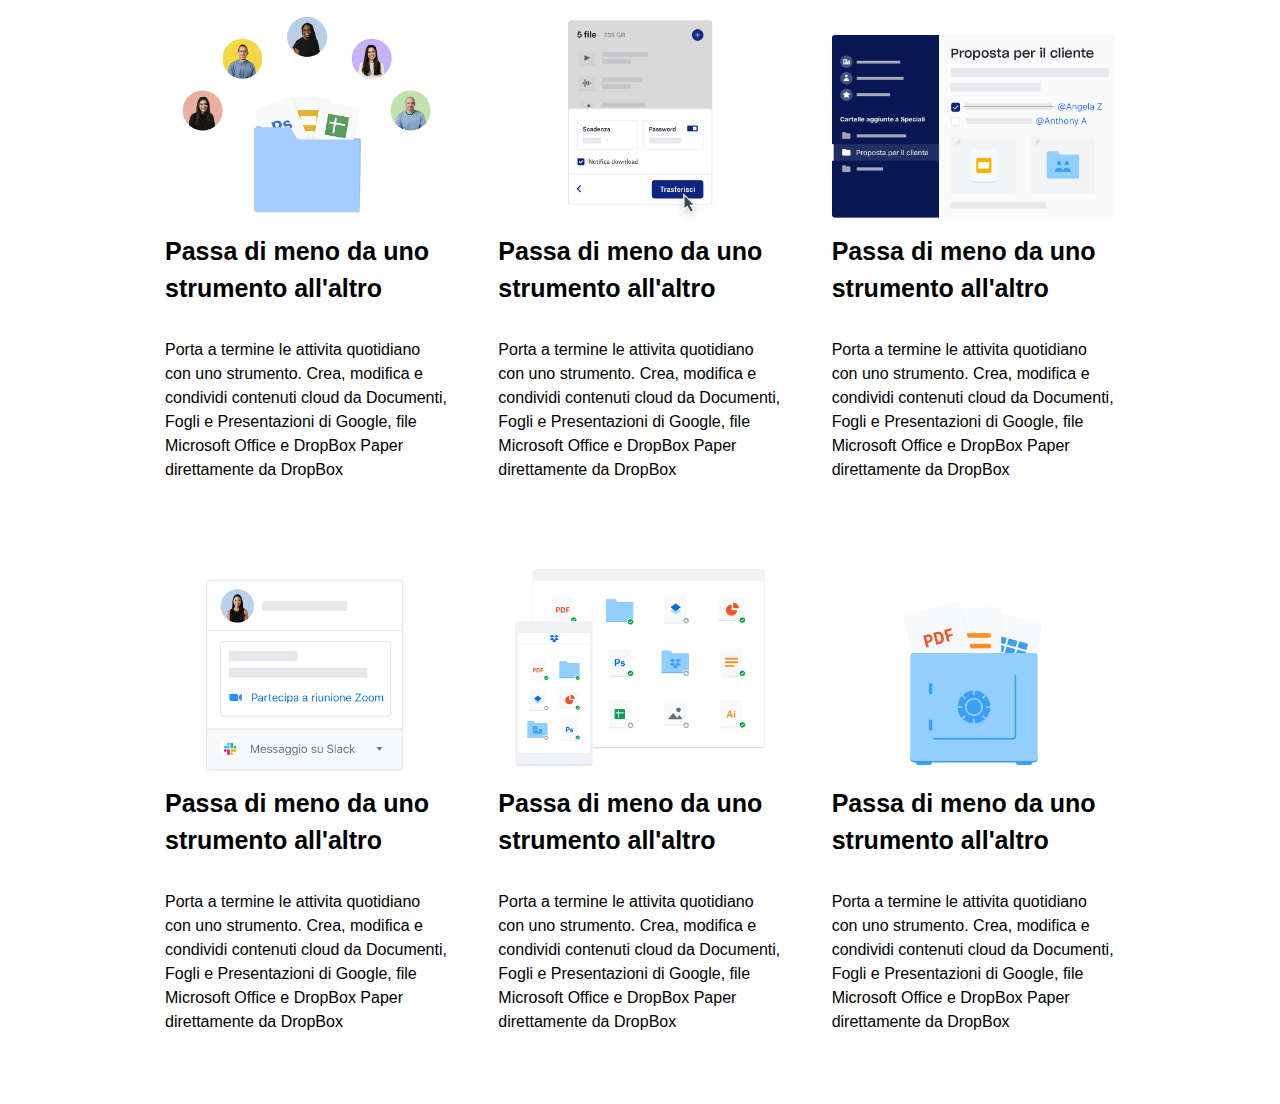
<file: why.html>
<!DOCTYPE html>
<html lang="en">
<head>
    <meta charset="UTF-8">
    <meta http-equiv="X-UA-Compatible" content="IE=edge">
    <meta name="viewport" content="width=device-width, initial-scale=1.0">
    <!-- Google Font -->
    <link rel="preconnect" href="https://fonts.googleapis.com">
    <link rel="preconnect" href="https://fonts.gstatic.com" crossorigin>
    <link href="https://fonts.googleapis.com/css2?family=Raleway:wght@400;700&display=swap" rel="stylesheet">
    <!-- /Google Font -->
    <!-- Font awesome -->
    <link rel="stylesheet" href="https://cdnjs.cloudflare.com/ajax/libs/font-awesome/6.2.1/css/all.min.css"
        integrity="sha512-MV7K8+y+gLIBoVD59lQIYicR65iaqukzvf/nwasF0nqhPay5w/9lJmVM2hMDcnK1OnMGCdVK+iQrJ7lzPJQd1w=="
        crossorigin="anonymous" referrerpolicy="no-referrer" />
    <!-- Font Awesome -->
    <link rel="stylesheet" href="css/style.css">
    <title>Why Dropbox</title>
</head>
<body>
    <section class="section-3">
        <!-- container piccolo -->
        <div class="small-container">
            <!-- riga immagini testo 1 -->
            <div class="row-flex">
                <div>
                    <img src="img/business-feature-switching-tools.png" alt="switch tools">
                    <h3>Passa di meno da uno strumento all'altro</h3>
                    <p> Porta a termine le attivita quotidiano con uno strumento. Crea, modifica e
                        condividi contenuti cloud da Documenti, Fogli e Presentazioni di Google, file
                        Microsoft Office e DropBox Paper direttamente da DropBox
                    </p>
                </div>
                <div>
                    <img src="img/business-feature-send-files-it.png" alt="send file">
                    <h3>Passa di meno da uno strumento all'altro</h3>
                    <p> Porta a termine le attivita quotidiano con uno strumento. Crea, modifica e
                        condividi contenuti cloud da Documenti, Fogli e Presentazioni di Google, file
                        Microsoft Office e DropBox Paper direttamente da DropBox
                    </p>
                </div>
                <div>
                    <img src="img/business-feature-coordinate-it.png" alt=" coordinate">
                    <h3>Passa di meno da uno strumento all'altro</h3>
                    <p> Porta a termine le attivita quotidiano con uno strumento. Crea, modifica e
                        condividi contenuti cloud da Documenti, Fogli e Presentazioni di Google, file
                        Microsoft Office e DropBox Paper direttamente da DropBox
                    </p>
                </div>
            </div>
            <!-- /riga immagini testo 1 -->
            <!-- riga immagini testo 2 -->
            <div class="row-flex">
                <div>
                    <img src="img/business-feature-integrations-it.png" alt="switch tools">
                    <h3>Passa di meno da uno strumento all'altro</h3>
                    <p> Porta a termine le attivita quotidiano con uno strumento. Crea, modifica e
                        condividi contenuti cloud da Documenti, Fogli e Presentazioni di Google, file
                        Microsoft Office e DropBox Paper direttamente da DropBox
                    </p>
                </div>
                <div>
                    <img src="img/business-feature-multi-device.png" alt="switch tools">
                    <h3>Passa di meno da uno strumento all'altro</h3>
                    <p> Porta a termine le attivita quotidiano con uno strumento. Crea, modifica e
                        condividi contenuti cloud da Documenti, Fogli e Presentazioni di Google, file
                        Microsoft Office e DropBox Paper direttamente da DropBox
                    </p>
                </div>
                <div>
                    <img src="img/business-feature-security.png" alt="switch tools">
                    <h3>Passa di meno da uno strumento all'altro</h3>
                    <p> Porta a termine le attivita quotidiano con uno strumento. Crea, modifica e
                        condividi contenuti cloud da Documenti, Fogli e Presentazioni di Google, file
                        Microsoft Office e DropBox Paper direttamente da DropBox
                    </p>
                </div>
            </div>
            <!-- /riga immagini testo 2 -->
        </div>
        <!-- /container piccolo -->
    </section>
    <!-- /sezione 3 -->
    
</body>
</html>
</file>
<file: css/style.css>
/* Reset */
*{
    margin: 0;
    padding: 0;
    box-sizing: border-box;   
}
/* ------- */

/* Common */
body{
    /* font-family: 'Raleway', sans-serif;  */
    font-family: 'Open Sans', sans-serif;
}
.row-flex{
    display: flex;
}
li{
    list-style: none;
}
.btn{
    background-color: transparent;
    border: none;
}
.btn-prime{
    background-color: #0061ff;
    color: white;
    padding: 15px 15px;
    font-size: 16px;
}
.btn-secondary{
    border: 1px solid #000;
}
.big-container{
    max-width: 1190px;
    margin: 0 auto;
}
.small-container{
    max-width: 1000px;
    margin: 0 auto;
}
.small-box{
    width: 40%;
}
.big-box{
    width: 60%;
}
.text{
    padding: 0 35px 35px 0;
}
.box-30{
    width: 30%;
}
.profilo{
    text-align: center;
    border-bottom: 1px solid #d0d0d3;
    padding: 13px 0;
}
.info{
    padding: 0 32px;
}
.costo{
    margin-bottom: 57px;
}
p{
    line-height: 1.5em;
}
/* ------- */

/* Animation */
.border:hover{
    border-bottom: 1px solid green;
}
footer .big-container .row-flex li a:hover{
    text-decoration: 2px underline white;
}
.question:hover .answers{
    display: block;
}
.question:hover .fa-chevron-down{
    transform: rotate(180deg);
}
.btn-prime:hover{
    background-color: black;
    border: 1px solid white;
    filter: invert(1);
}
/* ------- */

/* Header */
header.row-flex{
    justify-content: space-between;
    height: 80px;
    padding: 0 20px;
    background-color: white;
    position: fixed;
    top: 0;
    right: 0;
    left: 0;
    z-index: 1;
}
header.row-flex ul.row-flex{
    line-height: 80px;
}
header.row-flex ul.row-flex li a{
    text-decoration: none;
    color: black;
    margin: 0 20px;
}
header.row-flex ul.row-flex li button{
    padding: 10px 15px;
}

/* ------- */

/* Main */
main{
    margin-top: 80px;
}

/* Jumbotron */
.jumbotron{
    background-color: #b4d0e7;
    padding-top: 105px;
}
.jumbotron .big-container .row-flex{
    position: relative;
    top: 70px;
    justify-content: flex-start;
}
.jumbotron .big-container .row-flex .small-box{
    width: 30%;
    position: relative;
}
.jumbotron .big-container .row-flex .big-box{
    width: 70%;
}
.jumbotron .big-container h1{
    font-size: 77px;
}
.jumbotron .big-container .row-flex .big-box img{
    max-width: 100%;
}
.jumbotron .big-container .row-flex .small-box .btn-prime{
    margin-bottom: 37px;
}
#down-arrow{
    position: absolute;
    bottom: 75px;
    left: 0;
    font-size: 45px;
}
hr{
    width: 20%;
    margin: 45px 0 55px;
}
/* ------- */

/* Sezione 1 */
section.small-container h2{
    margin-top: 165px;
    font-size: 50px;
}
[type="radio"]{
    margin: 75px 0  55px;
    margin-right: 5px;
}
input[type="radio"]::before{
    width: 15px;
    height: 15px;
    border-radius: 50%;
    position: relative;
    bottom: 3px;
    right: 5px;
    background-color: #ffffff;
    content: '';
    display: block;
    visibility: visible;
    border: 3px solid #d0d0d3;
} 
input[type="radio"]:checked::before{
    width: 10px;
    height: 10px;
    border: 5px solid #0061ff;
}
.mese , .anno{
    display: inline-block;
    margin-right: 45px;
    font-size: 16px;
}
.small-container.section-1 .row-flex.abbonamento .box-30{
    border: 1px solid #d0d0d3;
}
.small-container.section-1 .row-flex.abbonamento {
    justify-content: space-between;
    margin-bottom: 50px;
}
.costo li:first-child{
    margin: 44px 0 27px;
    font-size: 25px;
}
.prezzo{
    margin-bottom: 20px;
    font-weight: bold;
}
.small-container.section-1 .row-flex .info ul.info-text li{
    margin-bottom: 26px;
    font-size: 15px;
}
.small-container.section-1 .row-flex .info ul.info-text li i{
    margin-right: 5px;
}
.info .btn-buy button{
    font-size: 14px;
    padding: 15px 35px;
    margin: 55px 0 35px;
}
.info .btn-buy .contact{
    padding: 15px 80px;
}
.highlights h4{
    margin-bottom: 40px;
}
.highlights li:not(:first-child){
    margin-bottom: 30px;
}
.highlights li i{
    color: blue;
    margin-right: 5px;
}

/* Container orizzantale */
.box-col{
    border: 1px solid #d0d0d3;
}
.box-col .info{
    padding: 40px 32px;
}
.box-info-left{
    width: 70vw;
}
.box-info-right{
    width: 30vw;
    text-align: right;
}
.box-col .info .row-flex .box-info-left div{
    padding-top: 30px;
}
.box-col .info p{
    margin-top: 50px;
}
/* ------- */

/* Sezione 2 */
.section-2{
    margin: 150px 0;
}
.section-2 .small-container .big-box img{
    width: 100%;
}
.section-2 .row-flex .small-box{
    padding: 57px 50px;
}
.section-2 .row-flex .small-box h3{
    font-size: 30px;
}
.section-2 .row-flex .small-box p{
    margin: 28px 0 35px;
}
.section-2 .row-flex .small-box button{
    padding: 16px;
    font-size: 16px;
}
/* ------- */

/* Sezione 3 */
.section-3 .small-container .row-flex img{
    width: 100%;
}
.section-3 .small-container .row-flex{
    justify-content: space-between;
    margin-bottom: 70px;
}
.section-3 .small-container .row-flex div{
    margin: 0 25px;
}
.section-3 .small-container .row-flex div h3{
    margin-bottom: 30px;
    line-height: 1.5em;
    font-size: 25px;
}
.section-3 .small-container h2{
    font-size: 40px;
    margin-bottom: 80px;
}
/* ------- */

/* Sezione 4 */
#section-4{
    margin-top: 215px;
}
#section-4 .mini-box{
    max-width: 75%;
}
#section-4 .mini-box a{
    display: block;
    margin-top: 78px;
    color: #0000f1;
}
/* ------- */

/* Sezione 5 */
#section-5{
    margin: 160px 0;
}
#section-5 > .row-flex{
    background-color: #f5f5f5;
}
.box-color-3{
   width: calc(100%/3); 
   height: calc(100vw/3);
}
#left, #right{
    flex-wrap: wrap;
}
.box-color{
    width: 50%;
    height: 50%;
    position: relative;
}
.box-color img{
    position: absolute;
    top: 50%;
    left: 50%;
    width: 50%;
    transform: translate(-50%,-50%);
}
.center{
    padding: 50px;
    overflow-y: auto;
}
.center img{
    width: 50%;
    display: block;
}
.center p{
    margin-bottom: 50px;
}
#color-1{
   background-color: #d1e9cd; 
   padding: 15px;
}
#color-2{
    background-color: #a2d39b;
    width: 100%;
    height: 100%;
}
#color-3{
    background-color: #61082b;
}
#color-4{
    background-color: #0093ce;
}
#color-5{
    background-color: #ff1c1c;
}
#color-6{
    background-color: #d5001f;
}
#color-7{
    background-color: #b4d0e7;
}
#color-8{
    background-color: #0d2481;
}
#color-9{
    background-color: #ffd830;
}
.orizzontale{
    background-color: #b4d0e7;
}
.orizzontale .small-container.row-flex{
    padding: 134px 0;
}
.orizzontale .big-box{
    margin-right: 50px;
}
.orizzontale .big-box h2{
    font-size: 40px;
    color: #61082b;
}
.orizzontale .small-box{
    text-align: right;
}
.orizzontale .small-box button{
    background-color: white;
    color: black;
    padding: 17px 50px;
    font-size: 16px;
}
/* ------- */

/* Sezione 6 */
#section-6{
    margin-bottom: 152px;
}
#section-6 .small-container h4{
    font-size: 40px;
    margin-bottom: 72px;
}
.question{
    padding: 47px 0;
    border-top: 1px solid #999999;
    font-weight: bold;
}
.question:last-of-type{
    border-bottom: 1px solid #999999;
}
.question i{
    margin-left: 286px;
}
.answers{
    display: none;
    margin-top: 50px;
    font-weight: normal;
}
/* ------- */

/* Footer */
footer{
    background-color: #000;
    color: white;
}
footer hr{
    margin: 0;
    padding: 0;
    width: 10%;
}
footer .row-flex{
    justify-content: space-between;
    padding: 110px 0;
}
footer .row-flex li h4{
    font-size: 24px;
    margin-bottom: 40px;
}
footer .row-flex li ul li a{
    display: block;
    margin: 22px 0;
    text-decoration: none;
    color: inherit;
}
.language{
    padding: 54px 0;
    color: #999999;
}
.fa-globe{
    font-size: 20px;
    margin-right: 10px;
}
/* ------- */
</file>
